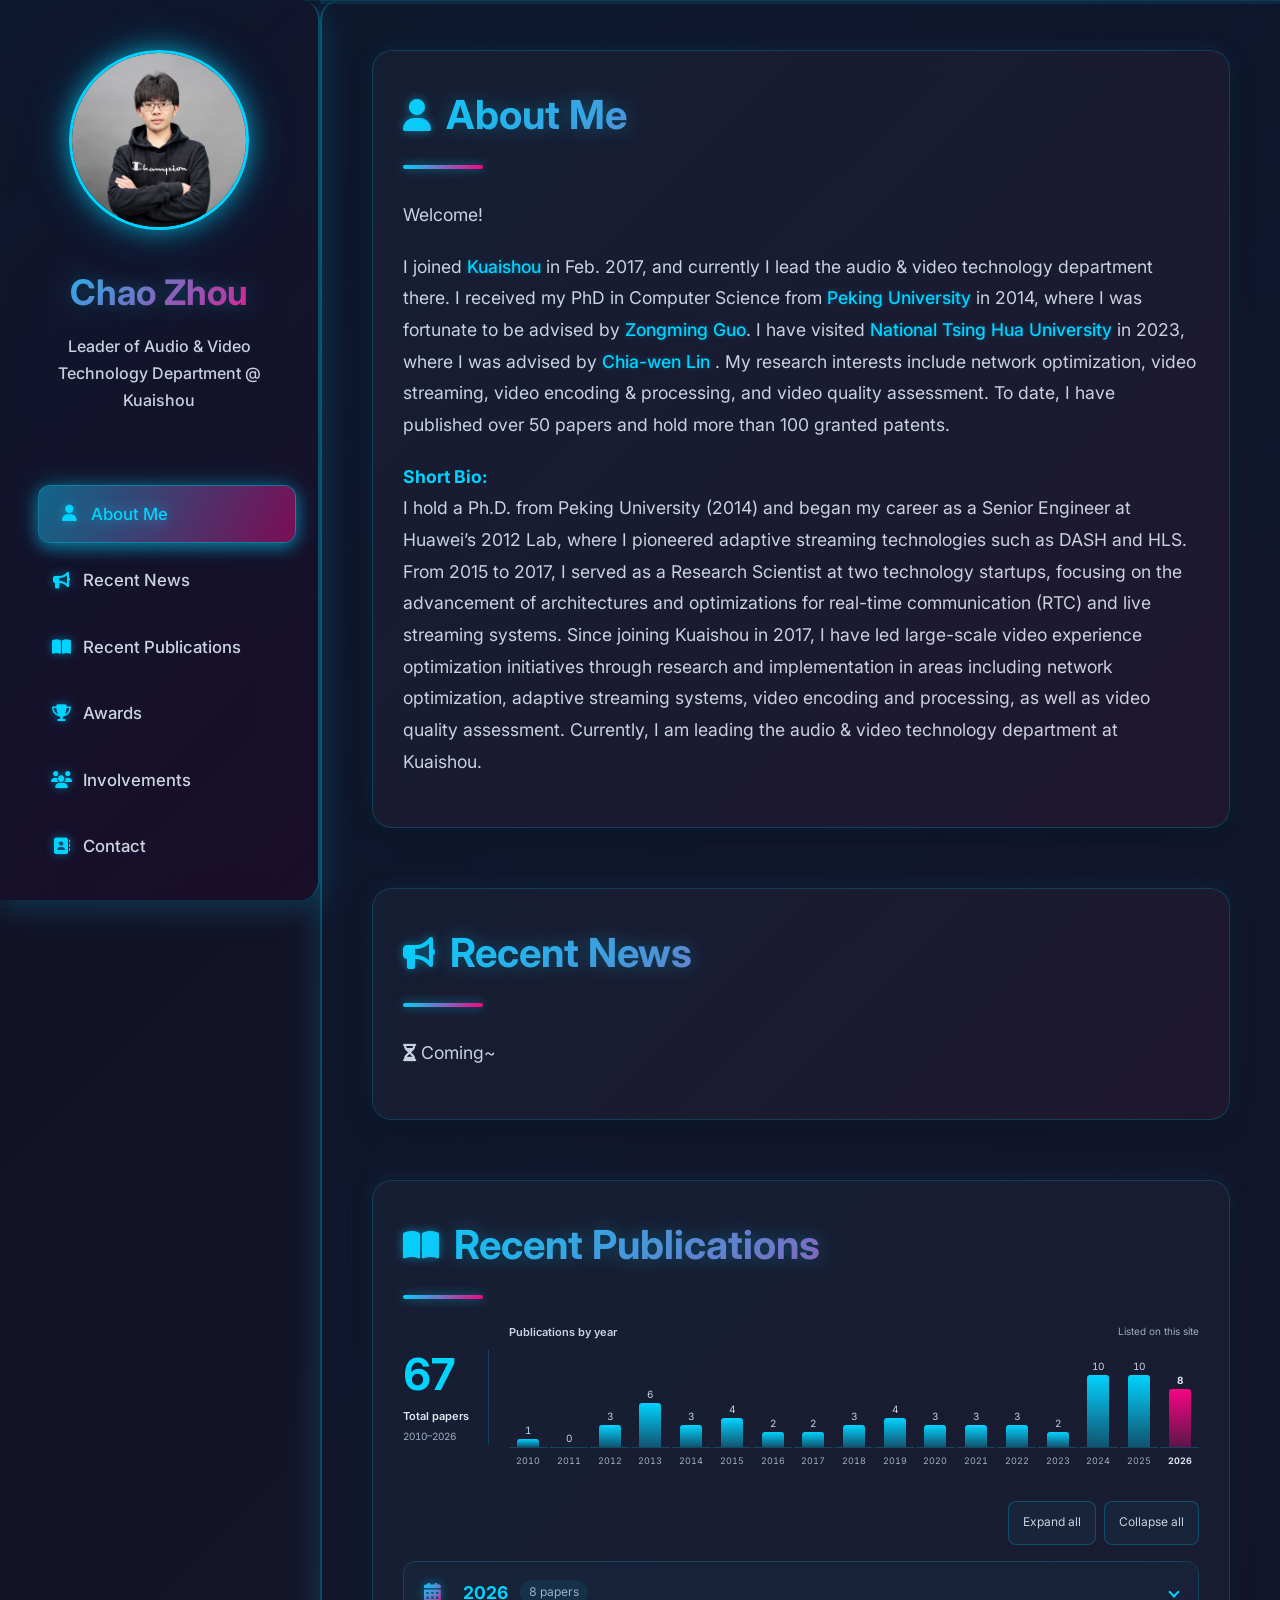
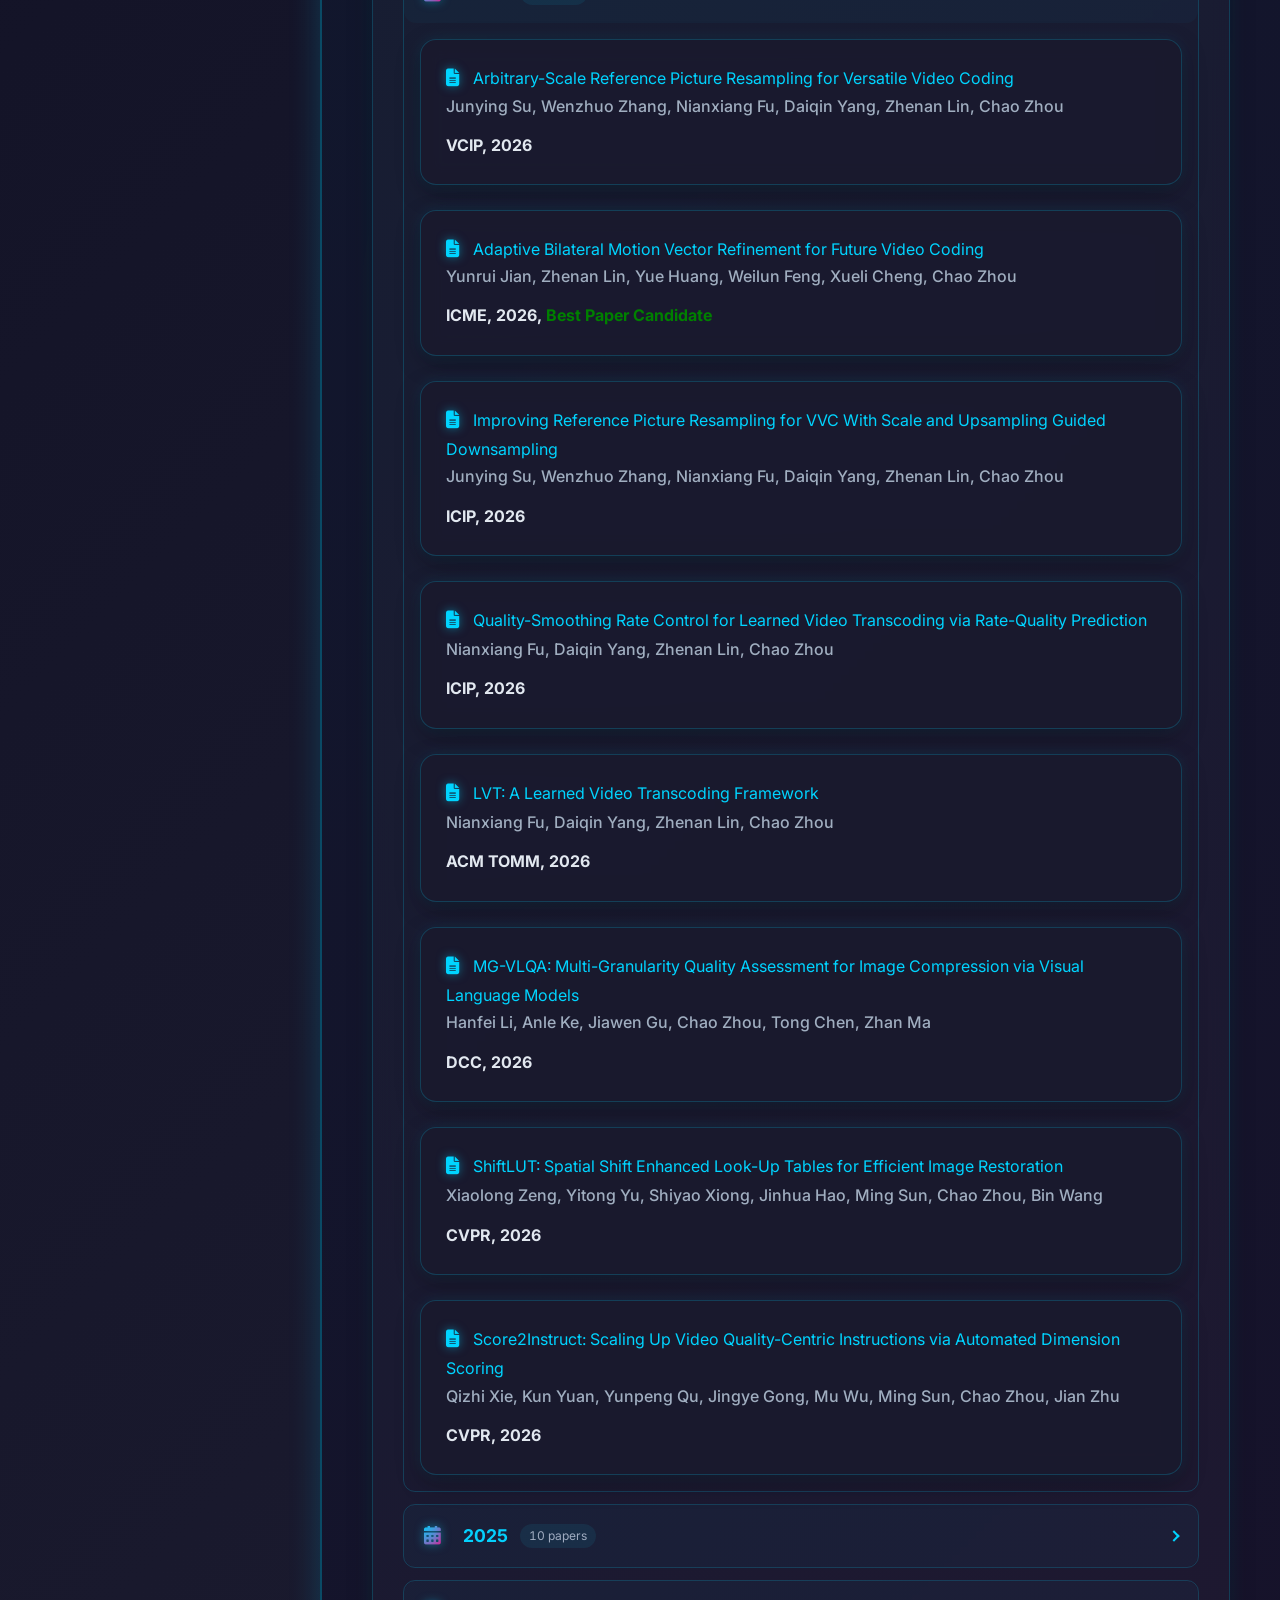
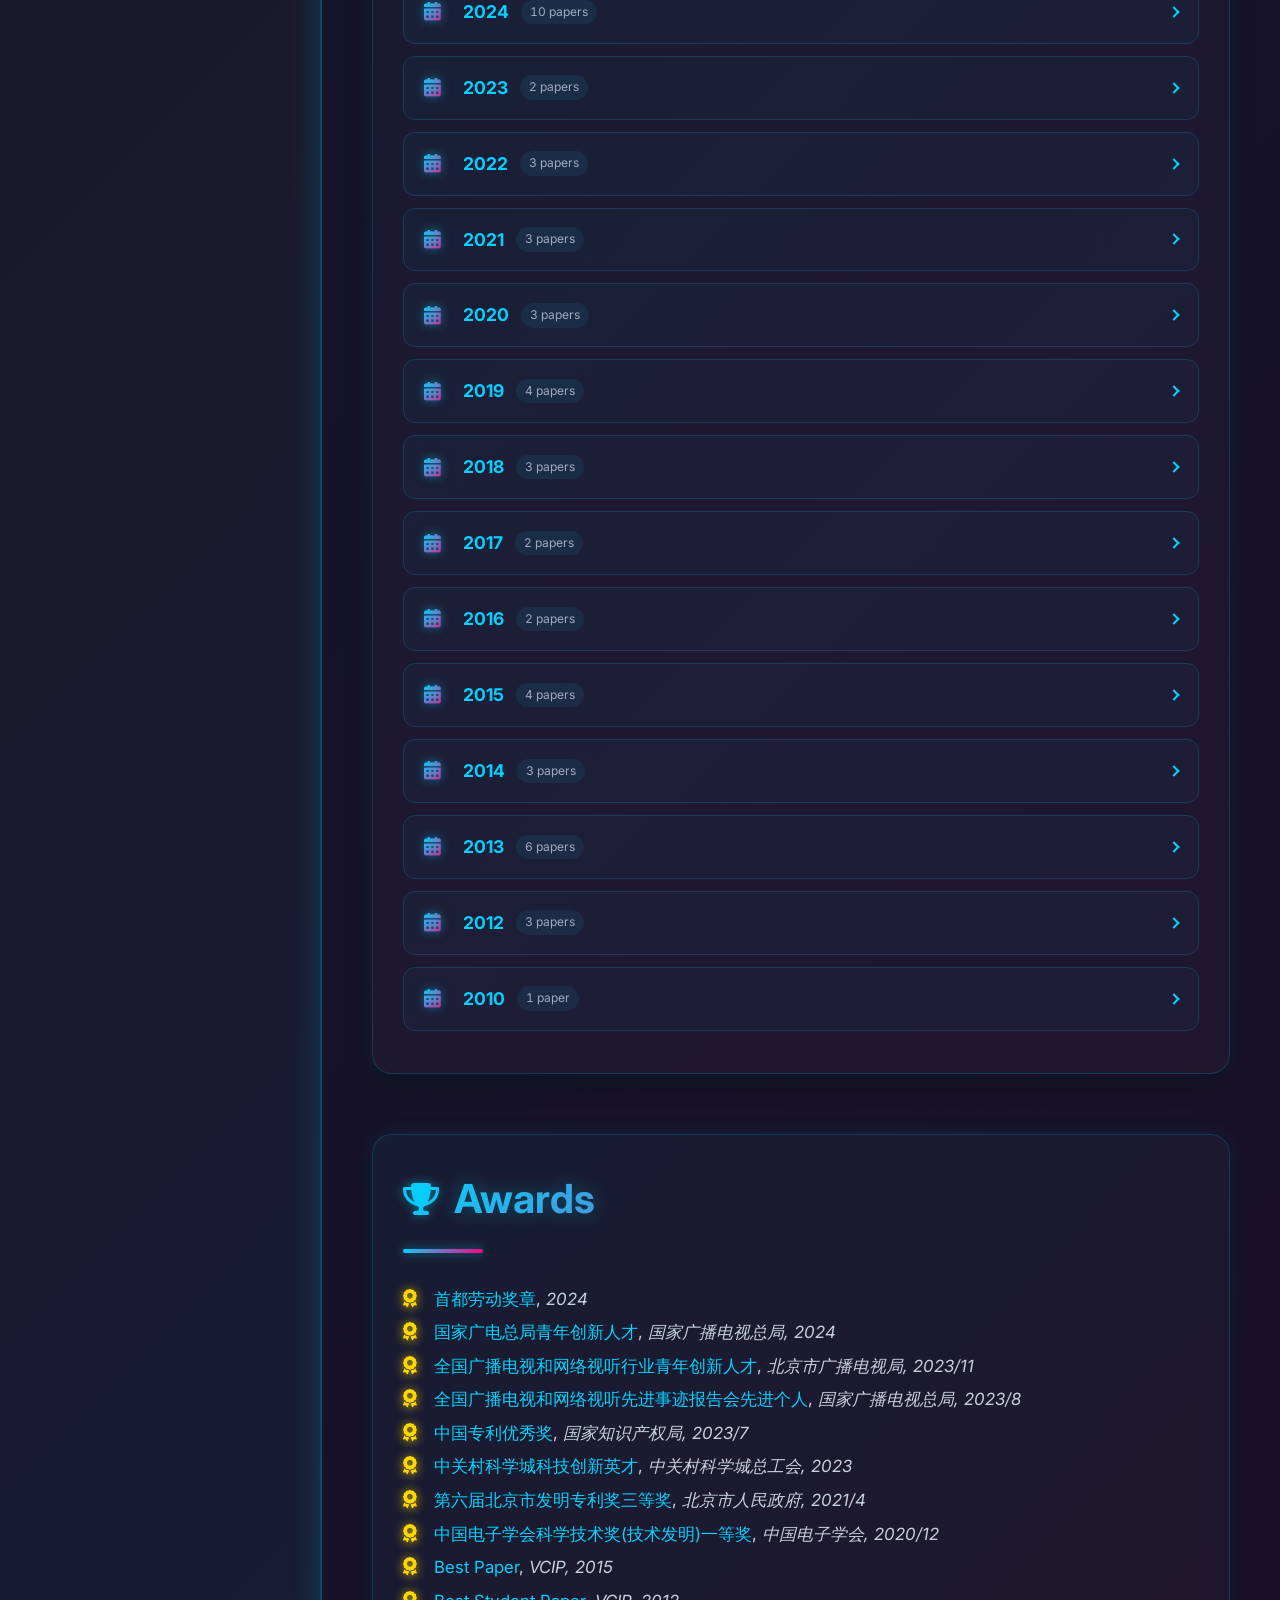
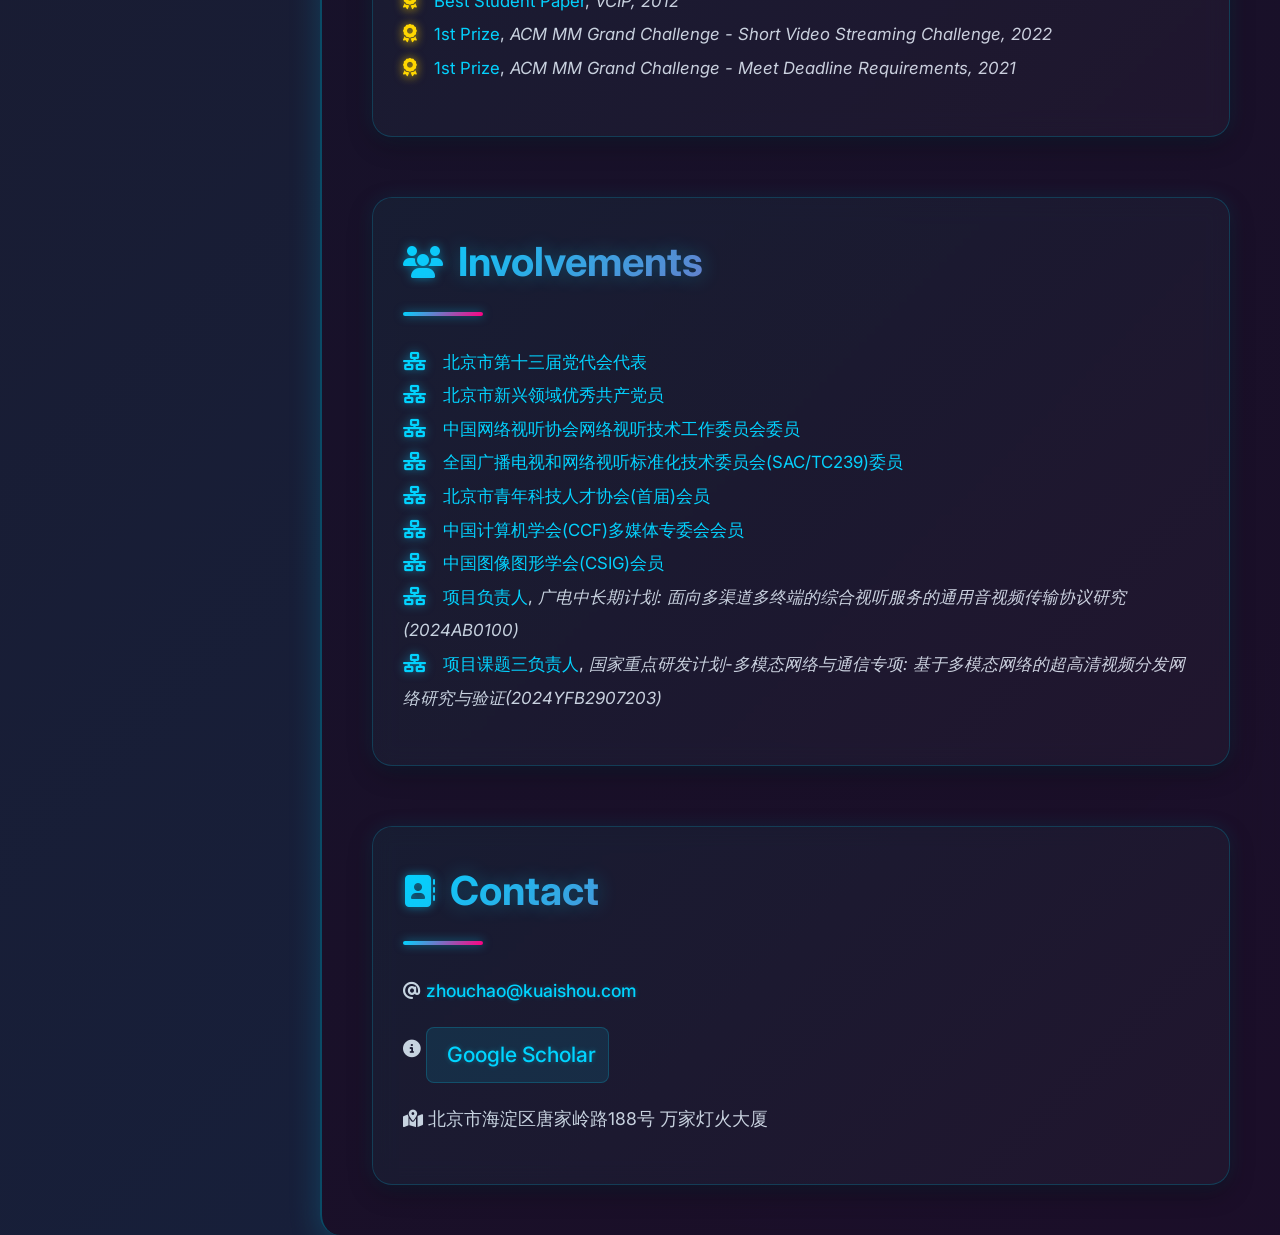
<file: index.html>
<!DOCTYPE html>
<html lang="zh-CN">
<head>
    <meta charset="UTF-8">
    <meta name="viewport" content="width=device-width, initial-scale=1.0">
    <title>ZhouChao-Homepage</title>
    <link rel="preconnect" href="https://fonts.googleapis.com">
    <link rel="preconnect" href="https://fonts.gstatic.com" crossorigin>
    <link href="https://fonts.googleapis.com/css2?family=Inter:wght@300;400;500;600;700&display=swap" rel="stylesheet">
    <link rel="stylesheet" href="style.css">
    <link rel="stylesheet" href="publication-stats.css">
    <script src="publication-stats.js" defer></script>
    <link rel="stylesheet" href="publication-years.css">
    <script src="publication-years.js" defer></script>
    <link rel="stylesheet" href="https://cdnjs.cloudflare.com/ajax/libs/font-awesome/6.5.1/css/all.min.css" integrity="sha512-DTOQO9RWCH3ppGqcWaEA1BIZOC6xxalwEsw9c2QQeAIftl+Vegovlnee1c9QX4TctnWMn13TZye+giMm8e2LwA==" crossorigin="anonymous" referrerpolicy="no-referrer" />
</head>
<body>
    <!-- 粒子背景容器 -->
    <div class="particles-container" id="particlesContainer"></div>
    
    <!-- 滚动进度指示器 -->
    <div class="scroll-indicator">
        <div class="scroll-progress" id="scrollProgress"></div>
    </div>
    
    <div class="container">
        <aside class="sidebar">
            <div class="profile">
                <a href="private.html" title=""><img src="zhouchao.png" alt="个人头像" class="profile-img"></a>
                <h1>Chao Zhou</h1>
                <p>Leader of Audio & Video Technology Department @ Kuaishou</p>
                <!--
                <p><i class="fas fa-building"></i> [所属机构]</p>
                <p><a href="mailto:[邮箱地址]" style="color: #ccc;"><i class="fas fa-envelope"></i> [邮箱地址]</a></p>
                -->
            </div>
            <nav class="navigation">
                <ul>
                    <li><a href="#about"><i class="fas fa-user"></i> About Me</a></li>
                    <li><a href="#news"><i class="fas fa-bullhorn"></i> Recent News</a></li>
                    <li><a href="#publications"><i class="fas fa-book-open"></i> Recent Publications </a></li>
                <!--    <li><a href="#projects"><i class="fas fa-project-diagram"></i> Awards</a></li>
                    <li><a href="#teaching"><i class="fas fa-chalkboard-teacher"></i> 教学经历</a></li> -->
                    <li><a href="#awards"><i class="fas fa-trophy"></i> Awards</a></li>
                    <li><a href="#involvements"><i class="fas fa-users"></i> Involvements</a></li>
                    <li><a href="#contact"><i class="fas fa-address-book"></i> Contact</a></li>
                </ul>
            </nav>
        </aside>
        <main class="content">
            <section id="about" class="content-section">
                <h2><i class="fas fa-user"></i> About Me</h2>
                <p>Welcome! </p>
                <p>I joined <a href = "https://www.kuaishou.com/?isHome=1"> Kuaishou </a> in Feb. 2017, and currently I lead the audio & video technology department there. I received my PhD in Computer Science from <a href = "https://www.pku.edu.cn/">Peking University</a> in 2014, where I was fortunate to be advised by <a href = "https://www.icst.pku.edu.cn/xztd/xztd_01/1222623.htm">Zongming Guo</a>. I have  visited <a href = "https://www.nthu.edu.tw/"> National Tsing Hua University </a> in 2023, where I was advised by <a href = "https://www.ee.nthu.edu.tw/cwlin/">Chia-wen Lin </a>. My research interests include network optimization, video streaming, video encoding & processing, and video quality assessment. To date, I have published over 50 papers and hold more than 100 granted patents.</p>
                <p><strong><font color="#00d4ff"> Short Bio: </font></strong> <br>
                I hold a Ph.D. from Peking University (2014) and began my career as a Senior Engineer at Huawei’s 2012 Lab, where I pioneered adaptive streaming technologies such as DASH and HLS. From 2015 to 2017, I served as a Research Scientist at two technology startups, focusing on the advancement of architectures and optimizations for real-time communication (RTC) and live streaming systems. Since joining Kuaishou in 2017, I have led large-scale video experience optimization initiatives through research and implementation in areas including network optimization, adaptive streaming systems, video encoding and processing, as well as video quality assessment. Currently, I am leading the audio & video technology department at Kuaishou.</p>
            </section>
<!--
            <section id="research" class="content-section">
                <h2><i class="fas fa-microscope"></i> Research Interests </h2>
                <p> video streaming, network systems, video coding, video processing, 。</p>
            </section>
-->
            <section id="news" class="content-section">
                <h2><i class="fas fa-bullhorn"></i> Recent News </h2>
                <div class="news-item">
                    <p><i class="fas fa-hourglass-half"></i> Coming~</p>
                </div>
            </section>
            <section id="publications" class="content-section card-section">
                <div class="publications-header">
                    <h2><i class="fas fa-book-open"></i> Recent Publications</h2>
                    <div class="publication-stats" id="publicationStats" role="group" aria-label="Publication statistics" hidden>
                        <div class="publication-total">
                            <span class="publication-total-count" id="publicationTotal"></span>
                            <span class="publication-total-label">Total papers</span>
                            <span class="publication-year-range" id="publicationYearRange"></span>
                        </div>
                        <figure class="publication-timeline">
                            <figcaption>Publications by year <span>Listed on this site</span></figcaption>
                            <div class="publication-chart-scroll" tabindex="0" role="region" aria-label="Annual publication counts; scroll horizontally on small screens">
                                <ol class="publication-bars" id="publicationBars" aria-label="Number of papers per year"></ol>
                            </div>
                        </figure>
                    </div>
                </div>
                
                <i class="fas fa-calendar-days"></i> <strong> <font color="#00d4ff"> 2026 </font></strong>
                <div class="publication-item card">
                    <i class="fas fa-file-alt"></i>
                    <font color="#00d4ff"> Arbitrary-Scale Reference Picture Resampling for Versatile Video Coding </font> <br>
                    <em>Junying Su, Wenzhuo Zhang, Nianxiang Fu, Daiqin Yang, Zhenan Lin, Chao Zhou </em>
                    <strong>VCIP, 2026</strong>
                </div>

                <div class="publication-item card">
                    <i class="fas fa-file-alt"></i>
                    <font color="#00d4ff"> Adaptive Bilateral Motion Vector Refinement for Future Video Coding </font> <br>
                    <em>Yunrui Jian, Zhenan Lin, Yue Huang, Weilun Feng, Xueli Cheng, Chao Zhou </em>
                    <strong>ICME, 2026, <font color=Green>Best Paper Candidate</font></strong>
                </div>

                <div class="publication-item card">
                    <a href="https://ieeexplore.ieee.org/document/11630207" target="_blank"> <i class="fas fa-file-alt"></i> </a>
                    <font color="#00d4ff"> Improving Reference Picture Resampling for VVC With Scale and Upsampling Guided Downsampling </font> <br>
                    <em>Junying Su, Wenzhuo Zhang, Nianxiang Fu, Daiqin Yang, Zhenan Lin, Chao Zhou </em>
                    <strong>ICIP, 2026</strong>
                </div>

                <div class="publication-item card">
                    <a href="https://ieeexplore.ieee.org/document/11629887" target="_blank"> <i class="fas fa-file-alt"></i> </a>
                    <font color="#00d4ff"> Quality-Smoothing Rate Control for Learned Video Transcoding via Rate-Quality Prediction </font> <br>
                    <em>Nianxiang Fu, Daiqin Yang, Zhenan Lin, Chao Zhou </em>
                    <strong>ICIP, 2026</strong>
                </div>

                <div class="publication-item card">
                    <a href="https://dl.acm.org/doi/10.1145/3820890" target="_blank"> <i class="fas fa-file-alt"></i> </a>
                    <font color="#00d4ff"> LVT: A Learned Video Transcoding Framework </font> <br>
                    <em>Nianxiang Fu, Daiqin Yang, Zhenan Lin, Chao Zhou </em>
                    <strong>ACM TOMM, 2026</strong>
                </div>

                <div class="publication-item card">
                    <a href="https://ieeexplore.ieee.org/document/11510448" target="_blank"> <i class="fas fa-file-alt"></i> </a>
                    <font color="#00d4ff"> MG-VLQA: Multi-Granularity Quality Assessment for Image Compression via Visual Language Models </font> <br>
                    <em>Hanfei Li, Anle Ke, Jiawen Gu, Chao Zhou, Tong Chen, Zhan Ma </em>
                    <strong>DCC, 2026</strong>
                </div>

                <div class="publication-item card">
                    <a href="https://arxiv.org/abs/2603.00906" target="_blank"> <i class="fas fa-file-alt"></i> </a> 
                    <font color="#00d4ff"> ShiftLUT: Spatial Shift Enhanced Look-Up Tables for Efficient Image Restoration </font> </a> <br>
                    <em>Xiaolong Zeng, Yitong Yu, Shiyao Xiong, Jinhua Hao, Ming Sun, Chao Zhou, Bin Wang </em>
                    <strong>CVPR, 2026</strong>
                </div>

                <div class="publication-item card">
                    <a href="https://arxiv.org/abs/2506.21011" target="_blank"> <i class="fas fa-file-alt"></i> </a> 
                    <font color="#00d4ff"> Score2Instruct: Scaling Up Video Quality-Centric Instructions via Automated Dimension Scoring </font> </a> <br>
                    <em>Qizhi Xie, Kun Yuan, Yunpeng Qu, Jingye Gong, Mu Wu, Ming Sun, Chao Zhou, Jian Zhu </em>
                    <strong>CVPR, 2026</strong>
                </div>

                <i class="fas fa-calendar-days"></i> <strong> <font color="#00d4ff"> 2025 </font></strong>
                <div class="publication-item card">
                    <a href="https://arxiv.org/abs/2511.08938" target="_blank"> <i class="fas fa-file-alt"></i> </a> 
                    <font color="#00d4ff"> Neural B-frame Video Compression with Bi-directional Reference Harmonization </font> </a> <br>
                    <em>Yuqi Liu, Shuai Huo, Jiawen Gu, Chao Zhou, Huihui Bai, Ming Lu, Zhan Ma </em>
                    <strong>NeurIPS, 2025</strong>
                </div>

                <div class="publication-item card">
                    <a href="https://ieeexplore.ieee.org/document/11134514/" target="_blank"> <i class="fas fa-file-alt"></i> </a> 
                    <font color="#00d4ff"> Deep Network-Based Adaptive Quantization for Practical Video Coding </font> </a> <br>
                    <em>Shuai Huo, Hewei Liu, Jiawen Gu, Dengchao Jin, Meng Lei, Bo Huang, Chao Zhou </em>
                    <strong>IEEE TCSVT, 2025</strong>
                </div>

                <div class="publication-item card">
                    <a href="#" target="_blank"> <i class="fas fa-file-alt"></i> </a> 
                    <font color="#00d4ff"> Towards User-level QoE: Large-scale Practice in Personalized Optimization of Adaptive Video Streaming </font> </a> <br>
                    <em>Lianchen Jia, Chao Zhou, Chaoyang Li, Jiangchuan Liu, Lifeng Sun </em>
                    <strong>SIGCOMM, 2025</strong>
                </div>

                <div class="publication-item card">
                    <a href="https://arxiv.org/pdf/2503.10259" target="_blank"> <i class="fas fa-file-alt"></i> </a> 
                    <font color="#00d4ff"> KVQ: Boosting Video Quality Assessment via Saliency-guided Local Perception </font> </a> <br>
                    <em>Yunpeng Qu, Kun Yuan, Qizhi Xie, Ming Sun, Chao Zhou, Jian Wang </em>
                    <strong>CVPR, 2025</strong>
                </div>

                <div class="publication-item card">
                    <a href="#" target="_blank"> <i class="fas fa-file-alt"></i> </a> 
                    <font color="#00d4ff"> Accelerating Diffusion-based Super-Resolution with Dynamic Time-Spatial Sampling </font> </a> <br>
                    <em>Rui Qin, Qijie Wang, Ming Sun, Haowei Zhu, Chao Zhou, Bin Wang </em>
                    <strong>IJCAI, 2025</strong>
                </div>

                <div class="publication-item card">
                    <a href="#" target="_blank"> <i class="fas fa-file-alt"></i> </a> 
                    <font color="#00d4ff"> Visual Autoregressive Modeling for Image Super-Resolution </font> </a> <br>
                    <em>Yunpeng Qu, Kun Yuan, Jinhua Hao, Kai Zhao, Qizhi Xie, Ming Sun , Chao Zhou </em>
                    <strong>ICML, 2025</strong>
                </div>

                <div class="publication-item card">
                    <a href="#" target="_blank"> <i class="fas fa-file-alt"></i> </a>
                    <font color="#00d4ff">Ultra Lowrate Image Compression with Semantic Residual Coding and Compression-aware Diffusion </font> </a> <br>
                    <em>Anle Ke, Xu Zhang, Tong Chen, Ming Lu, Chao Zhou, Jiawen Gu, Zhan Ma </em>
                    <strong>ICML, 2025</strong>
                </div>

                <div class="publication-item card">
                    <a href="#" target="_blank"> <i class="fas fa-file-alt"></i> </a>
                    <font color="#00d4ff"> Content-Aware Motion Compensated Temporal Filter for Video Coding </font> </a> <br>
                    <em>Yunrui Jian, Yi Xue, Yue Huang, Meng Lei, Weilun Feng, Zhenan Lin†, Chao Zhou </em>
                    <strong>DCC, 2025</strong>
                </div>

                <div class="publication-item card">
                    <a href="#" target="_blank"> <i class="fas fa-file-alt"></i> </a>
                    <font color="#00d4ff"> Deep Adaptive Quantization for Practical Video Compression </font> </a> <br>
                    <em>Shuai Huo, Hewei Liu, Jiawen Gu, Dengchao Jin, Meng Lei, Bo Huang, Chao Zhou </em>
                    <strong>DCC, 2025</strong>
                </div>

                <div class="publication-item card">
                    <a href="https://arxiv.org/abs/2412.13508" target="_blank"> <i class="fas fa-file-alt"></i> </a> 
                    <font color="#00d4ff"> Plug-and-Play Tri-Branch Invertible Block for Image Rescaling </font> </a> <br>
                    <em>Jingwei Bao, Jinhua Hao, Pengcheng Xu, Ming Sun, Chao Zhou, Shuyuan Zhu </em>
                    <strong>AAAI, 2025</strong>
                </div>


                <i class="fas fa-calendar-days"></i> <strong> <font color="#00d4ff"> 2024 </font></strong>
                <div class="publication-item card">
                    <a href="https://dl.acm.org/doi/pdf/10.1145/3589334.3645338" target="_blank"> <i class="fas fa-file-alt"></i> </a> 
                    <font color="#00d4ff"> Meet challenges of RTT Jitter, A Hybrid Internet Congestion Control Algorithm </font> </a> <br>
                    <em>Lianchen Jia, Chao Zhou, Tianchi Huang, Chaoyang Li, Lifeng Sun </em>
                    <strong>WWW, 2024</strong>
                </div>

                <div class="publication-item card">
                    <a href="https://ieeexplore.ieee.org/document/10621126" target="_blank"> <i class="fas fa-file-alt"></i>  </a>  <font color="#00d4ff"> Dancing with Shackles, Meet the Challenge of Industrial Adaptive Streaming via Offline Reinforcement Learning </font> <br>
                    <em>Lianchen Jia, Chao Zhou, Tianchi Huang, Chaoyang Li, Lifeng Sun </em>
                        <strong>INFOCOM，2024</strong>
                </div>
                <div class="publication-item card">
                    <a href="https://dl.acm.org/doi/pdf/10.1145/3664647.3680721" target="_blank"> <i class="fas fa-file-alt"></i> </a> 
                    <font color="#00d4ff"> QPT-V2: Masked Image Modeling Advances Visual Scoring </font> </a> <br>
                    <em>Qizhi Xie, Kun Yuan, Yunpeng Qu, Mingda Wu, Ming Sun, Chao Zhou, Jihong Zhu </em>
                    <strong>MM, 2024</strong>
                </div>

                <div class="publication-item card">
                    <a href="https://link.springer.com/chapter/10.1007/978-3-031-72670-5_3" target="_blank"> <i class="fas fa-file-alt"></i> </a> 
                    <font color="#00d4ff"> OAPT: Offset-Aware Partition Transformer for Double JPEG Artifacts Removal </font> </a> <br>
                    <em>Qiao Mo, Yukang Ding, Jinhua Hao, Qiang Zhu, Ming Sun, Chao Zhou, Feiyu Chen, Shuyuan Zhu </em>
                    <strong>ECCV, 2024</strong>
                </div>

                <div class="publication-item card">
                    <a href="https://link.springer.com/chapter/10.1007/978-3-031-73390-1_4" target="_blank"> <i class="fas fa-file-alt"></i> </a> 
                    <font color="#00d4ff"> A New Dataset and Framework for Real-World Blurred Images Super-Resolution </font> </a> <br>
                    <em>Rui Qin, Ming Sun, Chao Zhou, Bin Wang </em>
                    <strong>ECCV, 2024</strong>
                </div>
                <div class="publication-item card">
                    <a href="https://link.springer.com/chapter/10.1007/978-3-031-73247-8_17" target="_blank"> <i class="fas fa-file-alt"></i> </a> 
                    <font color="#00d4ff"> Xpsr: Cross-modal priors for diffusion-based image super-resolution </font> </a> <br>
                    <em>Yunpeng Qu, Kun Yuan, Kai Zhao, Qizhi Xie, Jinhua Hao, Ming Sun, Chao Zhou </em>
                    <strong>ECCV, 2024</strong>
                </div>


                <div class="publication-item card">
                    <a href="https://ieeexplore.ieee.org/abstract/document/10533791" target="_blank"> <i class="fas fa-file-alt"></i> </a> 
                    <font color="#00d4ff"> Asymmetric Motion Vector Refinement for Future Video Coding </font> </a> <br>
                    <em>Shuai Huo, Hewei Liu, Jiawen Gu, Dengchao Jin, Meng Lei, Bo Huang, Chao Zhou </em>
                    <strong>DCC, 2024</strong>
                </div>

                <div class="publication-item card">
                    <a href="https://openaccess.thecvf.com/content/CVPR2024/papers/Lu_KVQ_Kwai_Video_Quality_Assessment_for_Short-form_Videos_CVPR_2024_paper.pdf" target="_blank"> <i class="fas fa-file-alt"></i> </a>
                    <font color="#00d4ff"> KVQ: Kaleidoscope video quality assessment for short-form videos </font> </a> <br>
                    <em>Yiting Lu, Xin Li, Yajing Pei, Kun Yuan, Qizhi Xie, Yunpeng Qu, Ming Sun, Chao Zhou, Zhibo Chen </em>
                    <strong>CVPR, 2024</strong>
                </div>

                <div class="publication-item card">
                    <a href="https://openaccess.thecvf.com/content/CVPR2024/papers/Yuan_PTM-VQA_Efficient_Video_Quality_Assessment_Leveraging_Diverse_PreTrained_Models_from_CVPR_2024_paper.pdf" target="_blank"> <i class="fas fa-file-alt"></i> </a> 
                    <font color="#00d4ff"> PTM-VQA: efficient video quality assessment leveraging diverse pretrained models from the wild </font> </a> <br>
                    <em>Kun Yuan, Hongbo Liu, Mading Li, Muyi Sun, Ming Sun, Jiachao Gong, Jinhua Hao, Chao Zhou, Yansong Tang </em>
                    <strong>CVPR, 2024</strong>
                </div>

                <div class="publication-item card">
                    <a href="https://openaccess.thecvf.com/content/CVPR2024/papers/Zhu_CPGA_Coding_Priors-Guided_Aggregation_Network_for_Compressed_Video_Quality_Enhancement_CVPR_2024_paper.pdf" target="_blank"> <i class="fas fa-file-alt"></i> </a> 
                    <font color="#00d4ff"> CPGA: Coding priors-guided aggregation network for compressed video quality enhancement </font> </a> <br>
                    <em>Qiang Zhu, Jinhua Hao, Yukang Ding, Yu Liu, Qiao Mo, Ming Sun, Chao Zhou, Shuyuan Zhu </em>
                    <strong>CVPR, 2024</strong>
                </div>

                <i class="fas fa-calendar-days"></i> <strong> <font color="#00d4ff"> 2023 </font></strong>
                <div class="publication-item card">
                    <a href="https://ieeexplore.ieee.org/abstract/document/10229002" target="_blank"> <i class="fas fa-file-alt"></i> </a>
                    <font color="#00d4ff"> Buffer awareness neural adaptive video streaming for avoiding extra buffer consumption </font> </a> <br>
                    <em>Tianchi Huang, Chao Zhou, Rui-Xiao Zhang, Chenglei Wu, Lifeng Sun </em>
                        <strong>INFOCOM, 2023</strong>
                </div>

                <div class="publication-item card">
                    <a href="https://ieeexplore.ieee.org/abstract/document/10228995" target="_blank"> <i class="fas fa-file-alt"></i> </a> 
                    <font color="#00d4ff"> Rdladder: Resolution-duration ladder for vbr-encoded videos via imitation learning </font> </a> <br>
                    <em>Lianchen Jia, Chao Zhou, Tianchi Huang, Chaoyang Li, Lifeng Sun </em>
                    <strong>INFOCOM, 2023</strong>
                </div>
                <i class="fas fa-calendar-days"></i> <strong> <font color="#00d4ff"> 2022 </font></strong>
                <div class="publication-item card">
                    <a href="https://dl.acm.org/doi/pdf/10.1145/3503161.3548436" target="_blank"> <i class="fas fa-file-alt"></i> </a> 
                    <font color="#00d4ff"> Learned internet congestion control for short video uploading </font> </a> <br>
                    <em>Tianchi Huang, Chao Zhou, Lianchen Jia, Rui-Xiao Zhang, Lifeng Sun </em>
                    <strong>MM, 2022</strong>
                </div>

                <div class="publication-item card">
                    <a href="https://dl.acm.org/doi/abs/10.1145/3503161.3551571" target="_blank"> <i class="fas fa-file-alt"></i> </a> 
                    <font color="#00d4ff"> PDAS: Probability-driven adaptive streaming for short video </font> </a> <br>
                    <em>Chao Zhou, Yixuan Ban, Yangchao Zhao, Liang Guo, Bing Yu </em>
                    <strong>MM, 2022, <font color=Green>1st Prize</font></strong>
                </div>

                <div class="publication-item card">
                    <a href="https://ieeexplore.ieee.org/abstract/document/9796516" target="_blank"> <i class="fas fa-file-alt"></i> </a> 
                    <font color="#00d4ff"> Learning tailored adaptive bitrate algorithms to heterogeneous network conditions: A domain-specific priors and meta-reinforcement learning approach </font> </a> <br>
                    <em>Tianchi Huang, Chao Zhou, Rui-Xiao Zhang, Chenglei Wu, Lifeng Sun </em>
                    <strong>JSAC, 2022</strong>
                </div>




                <i class="fas fa-calendar-days"></i> <strong> <font color="#00d4ff"> 2021 </font></strong>
                <div class="publication-item card">
                    <a href="https://dl.acm.org/doi/abs/10.1145/3474085.3479208" target="_blank"> <i class="fas fa-file-alt"></i> </a> 
                    <font color="#00d4ff"> Deadline and priority-aware congestion control for delay-sensitive multimedia streaming </font> </a> <br>
                    <em>Chao Zhou, Wenjun Wu, Dan Yang, Tianchi Huang, Liang Guo, Bing Yu </em>
                    <strong>MM, 2021, <font color=Green>1st Prize</font></strong>
                </div>

                <div class="publication-item card">
                    <a href="https://ieeexplore.ieee.org/abstract/document/9334431" target="_blank"> <i class="fas fa-file-alt"></i> </a> 
                    <font color="#00d4ff"> Practically deploying heavyweight adaptive bitrate algorithms with teacher-student learning </font> </a> <br>
                    <em>Zili Meng, Yaning Guo, Yixin Shen, Jing Chen, Chao Zhou, Minhu Wang, Jia Zhang, Mingwei Xu, Chen Sun, Hongxin Hu </em>
                    <strong>TON, 2021</strong>
                </div>

                <div class="publication-item card">
                    <a href="https://ieeexplore.ieee.org/abstract/document/9312489" target="_blank"> <i class="fas fa-file-alt"></i> </a>
                    <font color="#00d4ff"> Cratus: A lightweight and robust approach for mobile live streaming </font> </a> <br>
                    <em>Bo Wang, Mingwei Xu, Fengyuan Ren, Chao Zhou, Jianping Wu </em>
                    <strong>TMC, 2021</strong>
                </div>
            

                <i class="fas fa-calendar-days"></i> <strong> <font color="#00d4ff"> 2020 </font></strong>
                <div class="publication-item card">
                    <a href="https://ieeexplore.ieee.org/abstract/document/9155411" target="_blank"> <i class="fas fa-file-alt"></i> </a> 
                    <font color="#00d4ff"> Stick: A harmonious fusion of buffer-based and learning-based approach for adaptive streaming </font> </a> <br>
                    <em>Tianchi Huang, Chao Zhou, Rui-Xiao Zhang, Chenglei Wu, Xin Yao, Lifeng Sun </em>
                    <strong>INFOCOM, 2020</strong>
                </div>

                <div class="publication-item card">
                    <a href="https://ieeexplore.ieee.org/abstract/document/9109427" target="_blank"> <i class="fas fa-file-alt"></i> </a> 
                    <font color="#00d4ff"> Quality-aware neural adaptive video streaming with lifelong imitation learning </font> </a> <br>
                    <em>Tianchi Huang, Chao Zhou, Xin Yao, Rui-Xiao Zhang, Chenglei Wu, Bing Yu, Lifeng Sun </em>
                    <strong>JSAC, 2020</strong>
                </div>

                <div class="publication-item card">
                    <a href="https://ieeexplore.ieee.org/abstract/document/9190683" target="_blank"> <i class="fas fa-file-alt"></i> </a>
                    <font color="#00d4ff"> High efficiency live video streaming with frame dropping </font> </a> <br>
                    <em>Yunlong Li, Shanshe Wang, Xinfeng Zhang, Chao Zhou, Siwei Ma </em>
                    <strong>ICIP, 2020</strong>
                </div>

                <i class="fas fa-calendar-days"></i> <strong> <font color="#00d4ff"> 2010~2019 </font></strong>
                <div class="publication-item card">
                    <a href="https://dl.acm.org/doi/abs/10.1145/3338533.3366606" target="_blank"> <i class="fas fa-file-alt"></i> </a>
                    <font color="#00d4ff"> Generalizing rate control strategies for realtime video streaming via learning from deep learning </font> </a> <br>
                    <em>Tianchi Huang, Rui-Xiao Zhang, Chenglei Wu, Xin Yao, Chao Zhou, Bing Yu, Lifeng Sun</em>
                    <strong>MM in Asia, 2019</strong>
                </div>

                <div class="publication-item card">
                    <a href="https://arxiv.org/pdf/1908.02270" target="_blank"> <i class="fas fa-file-alt"></i> </a>
                    <font color="#00d4ff"> Comyco: Quality-aware adaptive video streaming via imitation learning </font> </a> <br>
                    <em>Tianchi Huang, Chao Zhou, Rui-Xiao Zhang, Chenglei Wu, Xin Yao, Lifeng Sun </em>
                    <strong>MM, 2019</strong>
                </div>

                <div class="publication-item card">
                    <a href="https://ieeexplore.ieee.org/abstract/document/8825559" target="_blank"> <i class="fas fa-file-alt"></i> </a> 
                    <font color="#00d4ff"> Improving the performance of online bitrate adaptation with multi-step prediction over cellular networks </font> </a> <br>
                    <em>Bo Wang, Fengyuan Ren, Jiahai Yang, Chao Zhou </em>
                    <strong>TMC, 2019</strong>
                </div>
                <div class="publication-item card">
                    <a href="https://ieeexplore.ieee.org/abstract/document/8784800" target="_blank"> <i class="fas fa-file-alt"></i> </a> 
                    <font color="#00d4ff"> Hybrid control-based ABR: Towards low-delay live streaming </font> </a> <br>
                    <em>Bo Wang, Fengyuan Ren, Chao Zhou </em>
                    <strong>ICME, 2019</strong>
                </div>
                <div class="publication-item card">
                    <a href="https://ieeexplore.ieee.org/abstract/document/8698706" target="_blank"> <i class="fas fa-file-alt"></i> </a> 
                    <font color="#00d4ff"> A statistical-based rate adaptation approach for short video service </font> </a> <br>
                    <em>Chao Zhou, Shucheng Zhong, Yufeng Geng, Bing Yu </em>
                    <strong>VCIP, 2018</strong>
                </div>

                <div class="publication-item card">
                    <a href="https://arxiv.org/pdf/1805.02482" target="_blank"> <i class="fas fa-file-alt"></i> </a> 
                    <font color="#00d4ff"> QARC: Video quality aware rate control for real-time video streaming based on deep reinforcement learning </font> </a> <br>
                    <em>Tianchi Huang, Rui-Xiao Zhang, Chao Zhou, Lifeng Sun </em>
                    <strong>MM, 2018</strong>
                </div>

                <div class="publication-item card">
                    <a href="https://arxiv.org/pdf/1805.00619" target="_blank"> <i class="fas fa-file-alt"></i> </a>
                    <font color="#00d4ff"> Delay-constrained rate control for real-time video streaming with bounded neural network </font> </a> <br>
                    <em>Tianchi Huang, Rui-Xiao Zhang, Chao Zhou, Lifeng Sun </em>
                    <strong>SIGMM workshop, 2018</strong>
                </div>

                <div class="publication-item card">
                    <a href="https://arxiv.org/pdf/1704.08535" target="_blank"> <i class="fas fa-file-alt"></i> </a>
                    <font color="#00d4ff"> TFDASH: A fairness, stability, and efficiency aware rate control approach for multiple clients over DASH </font> </a> <br>
                    <em>Chao Zhou, Chia-Wen Lin, Xinggong Zhang, Zongming Guo </em>
                    <strong>TCSVT, 2017</strong>
                </div>

                <div class="publication-item card">
                    <a href="https://www.icst.pku.edu.cn/NetVideo/docs/20201104113815651719.pdf" target="_blank"> <i class="fas fa-file-alt"></i> </a> 
                    <font color="#00d4ff"> Dynamic threshold based rate adaptation for HTTP live streaming </font> </a> <br>
                    <em>Lan Xie, Chao Zhou, Xinggong Zhang, Zongming Guo </em>
                    <strong>ISCAS, 2017</strong>
                </div>

                <div class="publication-item card">
                    <a href="https://www.ee.nthu.edu.tw/cwlin/pub/jvci_p2p_2016.pdf" target="_blank"> <i class="fas fa-file-alt"></i> </a>
                    <font color="#00d4ff"> An unequal error protection scheme for reliable peer-to-peer scalable video streaming </font> </a> <br>
                    <em>Chi-Wen Lo, Chao Zhou, Chia-Wen Lin, Yung-Chang Chen </em>
                        <strong>JVCIR, 2016</strong>
                </div>

                <div class="publication-item card">
                    <a href="https://www.ee.nthu.edu.tw/cwlin/pub/tmm_dash_2016.pdf" target="_blank"> <i class="fas fa-file-alt"></i> </a> 
                    <font color="#00d4ff"> mDASH: A Markov Decision-Based Rate Adaptation Approach for Dynamic HTTP Streaming </font> </a> <br>
                    <em>Chao Zhou, Chia-Wen Lin, Zongming Guo</em>
                    <strong>TMM, 2016</strong>
                </div>

                <div class="publication-item card">
                    <a href="https://ieeexplore.ieee.org/abstract/document/7457843" target="_blank"> <i class="fas fa-file-alt"></i> </a> 
                    <font color="#00d4ff">A Markov decision based rate adaption approach for dynamic HTTP streaming </font> </a> <br>
                    <em> Chao Zhou, Chia-Wen Lin</em>
                    <strong>VCIP, 2015, <font color=Green>Best Paper</font></strong>
                </div>
                <div class="publication-item card">
                    <a href="https://www.icst.pku.edu.cn/NetVideo/docs/20201104114136109389.pdf" target="_blank"> <i class="fas fa-file-alt"></i> </a> 
                    <font color="#00d4ff">Delay-constrained rate control for real-time video streaming over wireless networks </font> </a> <br>
                    <em>Yufeng Geng, Xinggong Zhang, Tong Niu, Chao Zhou, Zongming Guo</em>
                    <strong>VCIP, 2015</strong>
                </div>

                <div class="publication-item card">
                    <a href="https://www.icst.pku.edu.cn/netvideo/docs/20201104114027802151.pdf" target="_blank"> <i class="fas fa-file-alt"></i> </a>
                    <font color="#00d4ff"> Unequal error protection for real-time video streaming using expanding window reed-solomon code </font> </a> <br>
                    <em>Yufeng Geng, Xinggong Zhang, Chao Zhou, Zongming Guo </em>
                    <strong>VCIP, 2015</strong>
                </div>

                <div class="publication-item card">
                    <a href="https://www.icst.pku.edu.cn/netvideo/docs/20201104114111851243.pdf" target="_blank"> <i class="fas fa-file-alt"></i> </a> 
                    <font color="#00d4ff">A fairness-aware smooth rate adaptation approach for dynamic HTTP streaming </font> </a> <br>
                    <em>Li Liu, Chao Zhou, Xinggong Zhang, Zongming Guo </em>
                    <strong>ICIP, 2015</strong>
                </div>

                <div class="publication-item card">
                    <a href="https://www.icst.pku.edu.cn/netvideo/docs/20201104114500958687.pdf" target="_blank"> <i class="fas fa-file-alt"></i> </a> 
                    <font color="#00d4ff">Probabilistic chunk scheduling approach in parallel multiple-server dash </font> </a> <br>
                    <em>Li Liu, Chao Zhou, Xinggong Zhang, Zongming Guo, Cheng Li </em>
                    <strong>VCIP, 2014</strong>
                </div>

                <div class="publication-item card">
                    <a href="https://www.ee.nthu.edu.tw/cwlin/pub/tcsvt_mimo_2015.pdf" target="_blank"> <i class="fas fa-file-alt"></i> </a> 
                    <font color="#00d4ff">A novel JSCC scheme for UEP-based scalable video transmission over MIMO systems</font> </a> <br>
                    <em>Chao Zhou, Chia-Wen Lin, Xinggong Zhang, Zongming Guo </em>
                    <strong>TCSVT, 2014</strong>
                </div>

                <div class="publication-item card">
                    <a href="https://www.icst.pku.edu.cn/netvideo/docs/20201104114422917562.pdf" target="_blank"> <i class="fas fa-file-alt"></i> </a> 
                    <font color="#00d4ff">Joint multi-CDN and LT-coding for video transport over HTTP</font> </a> <br>
                    <em>Kai Tang, Chao Zhou, Xinggong Zhang, Zongming Guo</em>
                    <strong>ISCAS, 2014</strong>
                </div>
                <div class="publication-item card">
                    <a href="https://ieeexplore.ieee.org/abstract/document/6706335" target="_blank"> <i class="fas fa-file-alt"></i> </a> 
                    <font color="#00d4ff"> A control theory based rate adaption scheme for dash over multiple servers</font> </a> <br>
                    <em>Chao Zhou, Xinggong Zhang, Zongming Guo </em>
                    <strong>VCIP, 2013</strong>
                </div>
                <div class="publication-item card">
                    <a href="https://www.ee.nthu.edu.tw/cwlin/pub/tcsvt_dash_2013.pdf" target="_blank"> <i class="fas fa-file-alt"></i> </a> 
                    <font color="#00d4ff">A control-theoretic approach to rate adaption for DASH over multiple content distribution servers </font> </a> <br>
                    <em>Chao Zhou, Chia-Wen Lin, Xinggong Zhang, Zongming Guo </em>
                    <strong>TSCVT, 2013</strong>
                </div>

                <div class="publication-item card">
                    <a href="http://apsipa.org/proceedings_2013/papers/216_PID2945845.pdf" target="_blank"> <i class="fas fa-file-alt"></i> </a>
                    <font color="#00d4ff">Buffer-based smooth rate adaptation for dynamic HTTP streaming</font> </a> <br>
                    <em>Chao Zhou, Chia-Wen Lin, Xinggong Zhang, Zongming Guo </em>
                    <strong>APSIPA, 2013</strong>
                </div>

                <div class="publication-item card">
                    <a href="https://www.sciencedirect.com/science/article/pii/S1389128613002260" target="_blank"> <i class="fas fa-file-alt"></i> </a> 
                    <font color="#00d4ff">Optimal adaptive channel scheduling for scalable video broadcasting over MIMO wireless networks </font> </a> <br>
                    <em>Chao Zhou, Xinggong Zhang, Zongming Guo</em>
                    <strong>Computer Networks, 2013</strong>
                </div>

                <div class="publication-item card">
                    <a href="https://ieeexplore.ieee.org/abstract/document/6572056" target="_blank"> <i class="fas fa-file-alt"></i> </a> 
                    <font color="#00d4ff">Adaptive channel scheduling for Scalable Video broadcasting over MIMO wireless networks</font> </a> <br>
                    <em>Chao Zhou, Xinggong Zhang, Zongming Guo</em>
                    <strong>ISACS, 2013</strong>
                </div>
                <div class="publication-item card">
                    <a href="#" target="_blank"> <i class="fas fa-file-alt"></i> </a>
                    <font color="#00d4ff">Optimization scheme for multi-user video transmission over MIMO multi-hop wireless networks </font> </a> <br>
                    <em>Chao Zhou, Xing-Gong Zhang, Zong-Ming Guo </em>
                    <strong>Journal of Software, 2013</strong>
                </div>

                <div class="publication-item card">
                    <a href="https://www.icst.pku.edu.cn/netvideo/docs/20201104115206518140.pdf" target="_blank"> <i class="fas fa-file-alt"></i> </a> 
                    <font color="#00d4ff">A control-theoretic approach to rate adaptation for dynamic HTTP streaming</font> </a> <br>
                    <em>Chao Zhou, Xinggong Zhang, Longshe Huo, Zongming Guo </em>
                    <strong>VCIP, 2012, <font color=Green>Best Student Paper</font></strong>
                </div>

                <div class="publication-item card">
                    <a href="https://www.wict.pku.edu.cn/NetVideo/docs/20201104115327346336.pdf" target="_blank"> <i class="fas fa-file-alt"></i> </a>
                    <font color="#00d4ff">Cross-entropy based antenna selection for scalable video streaming over MIMO wireless networks</font> </a> <br>
                    <em>Chao Zhou, Xinggong Zhang, Zongming Guo </em>
                    <strong>ICIP, 2012</strong>
                </div>

                <div class="publication-item card">
                    <a href="https://www.icst.pku.edu.cn/NetVideo/docs/20201104115247031217.pdf" target="_blank"> <i class="fas fa-file-alt"></i> </a> 
                    <font color="#00d4ff">A novel JSCC scheme for scalable video transmission over MIMO systems </font> </a> <br>
                    <em> Xinggong Zhang, Chao Zhou, Zongming Guo </em>
                    <strong>ICIP, 2012</strong>
                </div>

                <div class="publication-item card">
                    <a href="https://www.icst.pku.edu.cn/NetVideo/docs/20201104115740295760.pdf" target="_blank"> <i class="fas fa-file-alt"></i> </a> 
                    <font color="#00d4ff">Collision-detection based rate-adaptation for video multicasting over IEEE 802.11 wireless networks</font> </a> <br>
                    <em>Chao Zhou, Xinggong Zhang, Lichuan Lu, Zongming Guo </em>
                        <strong>ICIP, 2010</strong>
                </div>
             
            </section>


<!--
            <section id="projects" class="content-section card-section">
                <h2><i class="fas fa-tasks"></i> 项目经历</h2>
                <div class="project-item card">
                    <p><strong>[项目名称一] ([起止年份])</strong><br>
                    <em>角色: [项目角色]</em><br>
                    该项目旨在[项目目标]。在项目中，我主要负责[具体职责和贡献]，并成功[取得的成果或里程碑]。这个项目得到了[资助机构或合作单位]的支持。</p>
                </div>
                <div class="project-item card">
                     <p><strong>[项目名称二] ([起止年份])</strong><br>
                     <em>角色: [项目角色]</em><br>
                     这是一个关于[项目领域]的探索性项目。我的主要工作包括[具体职责和贡献]，我们最终[项目成果或影响]。通过这个项目，我对[某个技术或方法]有了更深入的理解。</p>
                </div>
            </section>

            <section id="teaching" class="content-section">
                <h2><i class="fas fa-graduation-cap"></i> 教学经历</h2>
                <div class="teaching-item">
                    <p><strong>[课程名称一] ([学期/年份])</strong><br>
                    [所属院校/机构]<br>
                    这门课程主要面向[授课对象]，涵盖了[课程核心内容]。我主要负责[教学职责，如授课、实验指导、作业批改等]。</p>
                </div>
                <hr class="item-divider">
                <div class="teaching-item">
                    <p><strong>[课程名称二] ([学期/年份])</strong><br>
                    [所属院校/机构]<br>
                    作为[课程角色，如助教]，我协助[主讲教师姓名]教授完成了[具体教学任务]。通过参与教学，我不仅巩固了自身的知识体系，也学会了如何更有效地传递知识。</p>
                </div>
            </section>

            -->

            <section id="awards" class="content-section">
                <h2><i class="fas fa-trophy"></i> Awards</h2>
                <div class="award-item">
                    <p>
                        <i class="fas fa-award award-icon"></i> <font color="#00d4ff">首都劳动奖章</font>, <em>2024 </em><br>
                        <i class="fas fa-award award-icon"></i> <font color="#00d4ff">国家广电总局青年创新人才</font>, <em>国家广播电视总局, 2024 </em><br>
                        <i class="fas fa-award award-icon"></i> <font color="#00d4ff">全国广播电视和网络视听行业青年创新人才</font>, <em>北京市广播电视局, 2023/11 </em><br>
                        <i class="fas fa-award award-icon"></i> <font color="#00d4ff">全国广播电视和网络视听先进事迹报告会先进个人</font>, <em>国家广播电视总局, 2023/8 </em><br>
                        <i class="fas fa-award award-icon"></i> <font color="#00d4ff">中国专利优秀奖</font>, <em>国家知识产权局, 2023/7 </em><br>
                        <i class="fas fa-award award-icon"></i> <font color="#00d4ff">中关村科学城科技创新英才</font>, <em>中关村科学城总工会, 2023 </em><br>
                        <i class="fas fa-award award-icon"></i> <font color="#00d4ff">第六届北京市发明专利奖三等奖</font>, <em>北京市人民政府, 2021/4 </em><br>
                        <i class="fas fa-award award-icon"></i> <font color="#00d4ff">中国电子学会科学技术奖(技术发明)一等奖</font>, <em>中国电子学会, 2020/12 </em><br>

                        <i class="fas fa-award award-icon"></i> <font color="#00d4ff">Best Paper</font>, <em>VCIP, 2015 </em><br>
                        <i class="fas fa-award award-icon"></i> <font color="#00d4ff">Best Student Paper</font>, <em>VCIP, 2012 </em><br>
                        <i class="fas fa-award award-icon"></i> <font color="#00d4ff">1st Prize</font>, <em>ACM MM Grand Challenge - Short Video Streaming Challenge, 2022 </em><br>
                        <i class="fas fa-award award-icon"></i> <font color="#00d4ff">1st Prize</font>, <em>ACM MM Grand Challenge - Meet Deadline Requirements, 2021 </em><br>
                    </p>
            </section>

            <section id="involvements" class="content-section">
                <h2><i class="fas fa-users"></i> Involvements</h2>
                <div class="involvements-item">
                    <p>
                        <i class="fas fa-network-wired involvements-icon"></i> <font color="#00d4ff">北京市第十三届党代会代表</font><br>
                        <i class="fas fa-network-wired involvements-icon"></i> <font color="#00d4ff">北京市新兴领域优秀共产党员</font><br>
                        <i class="fas fa-network-wired involvements-icon"></i> <font color="#00d4ff">中国网络视听协会网络视听技术工作委员会委员</font><br>
                        <i class="fas fa-network-wired involvements-icon"></i> <font color="#00d4ff">全国广播电视和网络视听标准化技术委员会(SAC/TC239)委员</font><br>
                        <i class="fas fa-network-wired involvements-icon"></i> <font color="#00d4ff">北京市青年科技人才协会(首届)会员</font><br>
                        <i class="fas fa-network-wired involvements-icon"></i> <font color="#00d4ff">中国计算机学会(CCF)多媒体专委会会员</font><br>
                        <i class="fas fa-network-wired involvements-icon"></i> <font color="#00d4ff">中国图像图形学会(CSIG)会员</font><br>
                        <i class="fas fa-network-wired involvements-icon"></i> <font color="#00d4ff">项目负责人</font>, <em>广电中长期计划: 面向多渠道多终端的综合视听服务的通用音视频传输协议研究(2024AB0100)</em><br>
                        <i class="fas fa-network-wired involvements-icon"></i> <font color="#00d4ff">项目课题三负责人</font>, <em>国家重点研发计划-多模态网络与通信专项: 基于多模态网络的超高清视频分发网络研究与验证(2024YFB2907203)</em><br>
                    </p>
            </section>


            <section id="contact" class="content-section">
                <h2><i class="fas fa-address-book"></i> Contact</h2>
                <p><i class="fas fa-at"></i>  <a href="mailto:zhouchao@kuaishou.com">zhouchao@kuaishou.com</a></p>
                <p><i class="fas fa-info-circle"></i>
                    <a href="https://scholar.google.com/citations?user=ukxhy44AAAAJ&hl=zh-CN" target="_blank" rel="noopener noreferrer" class="social-icon"><i class="ai ai-google-scholar"></i> Google Scholar</a> 
                </p>
                <p><i class="fas fa-map-marked-alt"></i> 北京市海淀区唐家岭路188号 万家灯火大厦</p>
            </section>
        </main>
    </div>
    <!--
    <footer>
        <p>&copy; 2025 [姓名]. 保留所有权利. 网页设计灵感来源于互联网并由AI助手协助完成。</p>
    </footer>
    -->
    
    <script>
        // 创建粒子背景动画
        function createParticles() {
            const container = document.getElementById('particlesContainer');
            const particleCount = 50;
            
            for (let i = 0; i < particleCount; i++) {
                const particle = document.createElement('div');
                particle.className = 'particle';
                
                // 随机大小
                const size = Math.random() * 4 + 1;
                particle.style.width = size + 'px';
                particle.style.height = size + 'px';
                
                // 随机位置
                particle.style.left = Math.random() * 100 + '%';
                particle.style.top = Math.random() * 100 + '%';
                
                // 随机动画延迟
                particle.style.animationDelay = Math.random() * 6 + 's';
                particle.style.animationDuration = (Math.random() * 4 + 4) + 's';
                
                // 随机透明度
                particle.style.opacity = Math.random() * 0.6 + 0.2;
                
                // 随机颜色（蓝色或粉色）
                const colors = ['#00d4ff', '#ff0080', '#00ffff', '#ff6b9d'];
                particle.style.background = colors[Math.floor(Math.random() * colors.length)];
                
                container.appendChild(particle);
            }
        }
        
        // 页面加载完成后创建粒子
        document.addEventListener('DOMContentLoaded', function() {
            createParticles();
        });

        // 滚动进度指示器
        window.addEventListener('scroll', function() {
            const scrollProgress = document.getElementById('scrollProgress');
            const scrollTop = document.documentElement.scrollTop || document.body.scrollTop;
            const scrollHeight = document.documentElement.scrollHeight - document.documentElement.clientHeight;
            const scrollPercent = (scrollTop / scrollHeight) * 100;
            scrollProgress.style.width = scrollPercent + '%';
        });

        // 导航高亮管理 - 完全重写，最简单直接的方法
        
        // 平滑滚动到锚点
        document.querySelectorAll('a[href^="#"]').forEach(anchor => {
            anchor.addEventListener('click', function (e) {
                e.preventDefault();
                
                const targetId = this.getAttribute('href').substring(1);
                const target = document.getElementById(targetId);
                
                if (target) {
                    // 设置用户点击标志，阻止自动更新
                    isUserClick = true;
                    
                    // 清除之前的超时
                    if (clickTimeout) {
                        clearTimeout(clickTimeout);
                    }
                    
                    // 立即更新导航高亮状态
                    const navLinks = document.querySelectorAll('.navigation a');
                    navLinks.forEach(link => {
                        link.classList.remove('active');
                        link.removeAttribute('data-active');
                    });
                    this.classList.add('active');
                    this.setAttribute('data-active', 'true');
                    
                    // 计算目标位置
                    const targetPosition = target.offsetTop - 80;
                    
                    // 滚动到目标位置
                    window.scrollTo({
                        top: targetPosition,
                        behavior: 'smooth'
                    });
                    
                    // 1.5秒后重新启用自动更新
                    clickTimeout = setTimeout(() => {
                        isUserClick = false;
                    }, 1500);
                }
            });
        });

        // 导航状态管理
        let isUserClick = false;
        let clickTimeout = null;
        
        // 更新导航高亮
        function updateNavigation() {
            // 如果是用户点击触发的，跳过自动更新一段时间
            if (isUserClick) {
                return;
            }
            
            const sections = document.querySelectorAll('.content-section');
            const navLinks = document.querySelectorAll('.navigation a');
            const scrollTop = window.pageYOffset || window.scrollY || document.documentElement.scrollTop || 0;
            
            let current = '';
            
            // 找到当前应该高亮的section
            for (let i = sections.length - 1; i >= 0; i--) {
                const section = sections[i];
                const sectionTop = section.offsetTop - 200;
                
                if (scrollTop >= sectionTop) {
                    current = section.getAttribute('id');
                    break;
                }
            }
            
            // 如果没有找到，默认第一个
            if (!current && sections.length > 0) {
                current = sections[0].getAttribute('id');
            }
            
            // 强制清除所有导航链接的active状态，然后重新设置
            navLinks.forEach(link => {
                link.classList.remove('active');
                link.removeAttribute('data-active');
            });
            
            // 设置当前应该active的链接
            const targetLink = document.querySelector(`.navigation a[href="#${current}"]`);
            if (targetLink) {
                targetLink.classList.add('active');
                targetLink.setAttribute('data-active', 'true');
            }
        }

        // 绑定滚动事件
        window.addEventListener('scroll', updateNavigation, { passive: true });
        
        // 使用定时器确保更新
        setInterval(updateNavigation, 100);
        
        // 页面加载时初始化
        document.addEventListener('DOMContentLoaded', function() {
            setTimeout(updateNavigation, 100);
        });

        // 添加页面加载动画
        window.addEventListener('load', function() {
            document.body.style.opacity = '0';
            document.body.style.transition = 'opacity 0.5s ease-in-out';
            setTimeout(() => {
                document.body.style.opacity = '1';
            }, 100);
        });
    </script>
</body>
</html>
</file>
<file: style.css>
/* 基本样式 */
* {
    margin: 0;
    padding: 0;
    box-sizing: border-box;
}

body {
    font-family: 'Inter', -apple-system, BlinkMacSystemFont, "Segoe UI", Roboto, "Helvetica Neue", Arial, sans-serif;
    line-height: 1.7;
    margin: 0;
    padding: 0;
    background: linear-gradient(135deg, #0f0f23 0%, #1a1a2e 50%, #16213e 100%);
    color: #e2e8f0;
    scroll-behavior: smooth;
    overflow-x: hidden;
    position: relative;
}

/* 科技感粒子背景 */
.particles-container {
    position: fixed;
    top: 0;
    left: 0;
    width: 100%;
    height: 100%;
    z-index: -1;
    overflow: hidden;
}

.particle {
    position: absolute;
    background: #00d4ff;
    border-radius: 50%;
    opacity: 0.6;
    animation: float 6s ease-in-out infinite;
}

@keyframes float {
    0%, 100% { transform: translateY(0px) rotate(0deg); }
    50% { transform: translateY(-20px) rotate(180deg); }
}

/* 霓虹网格背景 */
body::before {
    content: '';
    position: fixed;
    top: 0;
    left: 0;
    width: 100%;
    height: 100%;
    background-image: 
        linear-gradient(rgba(0, 212, 255, 0.1) 1px, transparent 1px),
        linear-gradient(90deg, rgba(0, 212, 255, 0.1) 1px, transparent 1px);
    background-size: 50px 50px;
    z-index: -2;
    animation: gridMove 20s linear infinite;
}

@keyframes gridMove {
    0% { transform: translate(0, 0); }
    100% { transform: translate(50px, 50px); }
}

.container {
    display: flex;
    margin: 0;
    min-height: 100vh;
}

/* 侧边栏样式 */
.sidebar {
    width: 320px;
    background: rgba(15, 15, 35, 0.95);
    backdrop-filter: blur(20px);
    color: #e2e8f0;
    padding: 30px;
    position: fixed;
    top: 0;
    left: 0;
    height: 100vh;
    overflow-y: auto;
    z-index: 1000;
    box-sizing: border-box;
    border-right: 2px solid rgba(0, 212, 255, 0.3);
    box-shadow: 0 8px 32px rgba(0, 212, 255, 0.2);
    border-radius: 0 20px 20px 0;
}

.sidebar::before {
    content: '';
    position: absolute;
    top: 0;
    left: 0;
    right: 0;
    bottom: 0;
    background: linear-gradient(135deg, rgba(0, 212, 255, 0.05) 0%, rgba(255, 0, 150, 0.05) 100%);
    border-radius: 0 20px 20px 0;
    pointer-events: none;
}

.sidebar .fas, .sidebar .fab, .sidebar .ai {
    margin-right: 12px;
    width: 20px;
    text-align: center;
    color: #00d4ff;
    text-shadow: 0 0 10px rgba(0, 212, 255, 0.5);
}

.profile {
    text-align: center;
    margin-bottom: 40px;
    padding: 20px 0;
}

.profile-img {
    width: 180px;
    height: 180px;
    border-radius: 50%;
    object-fit: cover;
    margin-bottom: 25px;
    border: 3px solid #00d4ff;
    box-shadow: 
        0 0 20px rgba(0, 212, 255, 0.5),
        0 0 40px rgba(0, 212, 255, 0.3),
        0 0 60px rgba(0, 212, 255, 0.1);
    transition: all 0.3s ease;
    position: relative;
}

.profile-img::before {
    content: '';
    position: absolute;
    top: -5px;
    left: -5px;
    right: -5px;
    bottom: -5px;
    border-radius: 50%;
    background: linear-gradient(45deg, #00d4ff, #ff0080, #00d4ff);
    z-index: -1;
    animation: rotate 3s linear infinite;
    opacity: 0;
    transition: opacity 0.3s ease;
}

.profile-img:hover::before {
    opacity: 1;
}

.profile-img:hover {
    transform: scale(1.05);
    box-shadow: 
        0 0 30px rgba(0, 212, 255, 0.7),
        0 0 60px rgba(0, 212, 255, 0.5),
        0 0 90px rgba(0, 212, 255, 0.3);
}

@keyframes rotate {
    0% { transform: rotate(0deg); }
    100% { transform: rotate(360deg); }
}

.profile h1 {
    font-size: 2.2em;
    margin-bottom: 10px;
    color: #e2e8f0;
    font-weight: 700;
    background: linear-gradient(135deg, #00d4ff 0%, #ff0080 50%, #00d4ff 100%);
    -webkit-background-clip: text;
    -webkit-text-fill-color: transparent;
    background-clip: text;
    background-size: 200% 100%;
    animation: gradientShift 3s ease-in-out infinite;
    text-shadow: 0 0 20px rgba(0, 212, 255, 0.3);
}

@keyframes gradientShift {
    0%, 100% { background-position: 0% 50%; }
    50% { background-position: 100% 50%; }
}

.profile p {
    font-size: 1em;
    margin-bottom: 10px;
    color: #cbd5e0;
    font-weight: 500;
}

.profile p a {
    color: #00d4ff;
    text-decoration: none;
    transition: all 0.3s ease;
    text-shadow: 0 0 5px rgba(0, 212, 255, 0.3);
}

.profile p a:hover {
    color: #ff0080;
    text-shadow: 0 0 10px rgba(255, 0, 128, 0.5);
}

.navigation ul {
    list-style-type: none;
    padding: 0;
}

.navigation ul li {
    margin-bottom: 8px;
}

.navigation ul li a {
    text-decoration: none;
    color: #cbd5e0;
    font-size: 1.05em;
    font-weight: 500;
    display: flex;
    align-items: center;
    padding: 14px 20px;
    border-radius: 12px;
    transition: all 0.3s ease;
    position: relative;
    overflow: hidden;
    cursor: pointer;
    user-select: none;
    -webkit-tap-highlight-color: transparent;
    min-height: 48px;
    border: 1px solid transparent;
}

.navigation ul li a::before {
    content: '';
    position: absolute;
    top: 0;
    left: -100%;
    width: 100%;
    height: 100%;
    background: linear-gradient(135deg, rgba(0, 212, 255, 0.2) 0%, rgba(255, 0, 128, 0.2) 100%);
    transition: left 0.3s ease;
    z-index: -1;
}

.navigation ul li a::after {
    content: '';
    position: absolute;
    top: 0;
    left: 0;
    right: 0;
    bottom: 0;
    border-radius: 12px;
    background: linear-gradient(45deg, #00d4ff, #ff0080);
    opacity: 0;
    z-index: -2;
    transition: opacity 0.3s ease;
}

.navigation ul li a:hover::before,
.navigation ul li a:focus::before {
    left: 0;
}

.navigation ul li a:hover::after,
.navigation ul li a:focus::after {
    opacity: 0.1;
}

.navigation ul li a:hover,
.navigation ul li a:focus {
    color: #00d4ff;
    transform: translateX(8px);
    box-shadow: 
        0 5px 15px rgba(0, 212, 255, 0.3),
        0 0 20px rgba(0, 212, 255, 0.2);
    outline: none;
    border-color: rgba(0, 212, 255, 0.3);
    text-shadow: 0 0 10px rgba(0, 212, 255, 0.5);
}

.navigation ul li a:active {
    transform: translateX(6px) scale(0.98);
}

.navigation ul li a.active,
.navigation ul li a[data-active="true"] {
    background: linear-gradient(135deg, rgba(0, 212, 255, 0.2) 0%, rgba(255, 0, 128, 0.2) 100%) !important;
    color: #00d4ff !important;
    box-shadow: 
        0 5px 15px rgba(0, 212, 255, 0.4),
        0 0 25px rgba(0, 212, 255, 0.3) !important;
    transform: translateX(8px) !important;
    border-color: rgba(0, 212, 255, 0.5) !important;
    text-shadow: 0 0 15px rgba(0, 212, 255, 0.7) !important;
}

.navigation ul li a.active::before,
.navigation ul li a[data-active="true"]::before {
    left: 0 !important;
}

.navigation ul li a.active::after,
.navigation ul li a[data-active="true"]::after {
    opacity: 0.15 !important;
}

/* 强制清除非active状态的样式 */
.navigation ul li a:not(.active):not([data-active="true"]) {
    background: transparent !important;
    color: #cbd5e0 !important;
    box-shadow: none !important;
    transform: translateX(0) !important;
    border-color: transparent !important;
    text-shadow: none !important;
}

.navigation ul li a:not(.active):not([data-active="true"])::before {
    left: -100% !important;
}

.navigation ul li a:not(.active):not([data-active="true"])::after {
    opacity: 0 !important;
}

/* 主要内容区域样式 */
.content {
    flex: 1;
    padding: 50px;
    background: rgba(15, 15, 35, 0.95);
    backdrop-filter: blur(20px);
    margin-left: 320px;
    box-shadow: 
        0 8px 32px rgba(0, 212, 255, 0.2),
        inset 0 1px 0 rgba(0, 212, 255, 0.1);
    min-height: 100vh;
    box-sizing: border-box;
    border-radius: 20px 0 0 20px;
    position: relative;
    border-left: 2px solid rgba(0, 212, 255, 0.3);
}

.content::before {
    content: '';
    position: absolute;
    top: 0;
    left: 0;
    right: 0;
    bottom: 0;
    background: linear-gradient(135deg, rgba(0, 212, 255, 0.05) 0%, rgba(255, 0, 128, 0.05) 100%);
    border-radius: 20px 0 0 20px;
    pointer-events: none;
}

.content-section {
    margin-bottom: 60px;
    padding: 30px;
    background: rgba(26, 26, 46, 0.8);
    border-radius: 20px;
    box-shadow: 
        0 8px 25px rgba(0, 0, 0, 0.3),
        0 0 20px rgba(0, 212, 255, 0.1);
    backdrop-filter: blur(10px);
    border: 1px solid rgba(0, 212, 255, 0.2);
    transition: all 0.3s ease;
    position: relative;
    z-index: 1;
    overflow: hidden;
}

.content-section::before {
    content: '';
    position: absolute;
    top: 0;
    left: 0;
    right: 0;
    bottom: 0;
    background: linear-gradient(135deg, rgba(0, 212, 255, 0.03) 0%, rgba(255, 0, 128, 0.03) 100%);
    border-radius: 20px;
    pointer-events: none;
}

.content-section:hover {
    transform: translateY(-8px);
    box-shadow: 
        0 20px 40px rgba(0, 0, 0, 0.4),
        0 0 30px rgba(0, 212, 255, 0.2),
        0 0 60px rgba(0, 212, 255, 0.1);
    border-color: rgba(0, 212, 255, 0.4);
}

.content-section:last-child {
    margin-bottom: 0;
}

.content h2 {
    font-size: 2.5em;
    color: #e2e8f0;
    padding-bottom: 20px;
    margin-bottom: 30px;
    display: flex;
    align-items: center;
    font-weight: 700;
    background: linear-gradient(135deg, #00d4ff 0%, #ff0080 50%, #00d4ff 100%);
    -webkit-background-clip: text;
    -webkit-text-fill-color: transparent;
    background-clip: text;
    background-size: 200% 100%;
    animation: gradientShift 4s ease-in-out infinite;
    position: relative;
    text-shadow: 0 0 20px rgba(0, 212, 255, 0.3);
}

.content h2::after {
    content: '';
    position: absolute;
    bottom: 0;
    left: 0;
    width: 80px;
    height: 4px;
    background: linear-gradient(135deg, #00d4ff 0%, #ff0080 100%);
    border-radius: 2px;
    box-shadow: 0 0 10px rgba(0, 212, 255, 0.5);
    animation: glowPulse 2s ease-in-out infinite;
}

.content h2 .fas, .content h2 .fab, .content h2 .ai {
    margin-right: 15px;
    color: #00d4ff;
    font-size: 0.8em;
    text-shadow: 0 0 10px rgba(0, 212, 255, 0.5);
}

@keyframes glowPulse {
    0%, 100% { 
        box-shadow: 0 0 10px rgba(0, 212, 255, 0.5);
        opacity: 1;
    }
    50% { 
        box-shadow: 0 0 20px rgba(0, 212, 255, 0.8);
        opacity: 0.8;
    }
}

.content p {
    font-size: 1.1em;
    color: #cbd5e0;
    margin-bottom: 20px;
    line-height: 1.8;
    font-weight: 400;
}

.content a {
    color: #00d4ff;
    text-decoration: none;
    font-weight: 500;
    transition: all 0.3s ease;
    text-shadow: 0 0 5px rgba(0, 212, 255, 0.3);
    position: relative;
}

.content a::after {
    content: '';
    position: absolute;
    bottom: -2px;
    left: 0;
    width: 0;
    height: 2px;
    background: linear-gradient(135deg, #00d4ff 0%, #ff0080 100%);
    transition: width 0.3s ease;
}

.content a:hover {
    color: #ff0080;
    text-decoration: none;
    text-shadow: 0 0 10px rgba(255, 0, 128, 0.5);
}

.content a:hover::after {
    width: 100%;
}

/* Card styling for publications and projects */
.card-section .card {
    background: rgba(26, 26, 46, 0.9);
    backdrop-filter: blur(10px);
    border: 1px solid rgba(0, 212, 255, 0.2);
    border-radius: 16px;
    padding: 25px;
    margin-bottom: 25px;
    box-shadow: 
        0 8px 25px rgba(0, 0, 0, 0.3),
        0 0 15px rgba(0, 212, 255, 0.1);
    transition: all 0.3s ease;
    position: relative;
    overflow: hidden;
}

.card-section .card::before {
    content: '';
    position: absolute;
    top: 0;
    left: 0;
    width: 4px;
    height: 100%;
    background: linear-gradient(135deg, #00d4ff 0%, #ff0080 100%);
    transform: scaleY(0);
    transition: transform 0.3s ease;
    box-shadow: 0 0 10px rgba(0, 212, 255, 0.5);
}

.card-section .card::after {
    content: '';
    position: absolute;
    top: 0;
    left: 0;
    right: 0;
    bottom: 0;
    background: linear-gradient(135deg, rgba(0, 212, 255, 0.05) 0%, rgba(255, 0, 128, 0.05) 100%);
    opacity: 0;
    transition: opacity 0.3s ease;
    border-radius: 16px;
    pointer-events: none;
}

.card-section .card:hover::before {
    transform: scaleY(1);
}

.card-section .card:hover::after {
    opacity: 1;
}

.card-section .card:hover {
    transform: translateY(-10px);
    box-shadow: 
        0 25px 50px rgba(0, 0, 0, 0.4),
        0 0 30px rgba(0, 212, 255, 0.2),
        0 0 60px rgba(0, 212, 255, 0.1);
    border-color: rgba(0, 212, 255, 0.4);
}

.card .fas {
    color: #00d4ff;
    margin-right: 10px;
    font-size: 1.1em;
    text-shadow: 0 0 10px rgba(0, 212, 255, 0.5);
}

.card p strong {
    color: #e2e8f0;
    font-size: 1.2em;
    font-weight: 600;
    line-height: 1.4;
}

.card em {
    color: #a0aec0;
    display: block;
    margin-bottom: 12px;
    font-style: normal;
    font-weight: 500;
}

.publication-item {
    border-left: none;
    padding-left: 0;
}

.publication-item a {
    display: inline-flex;
    align-items: center;
    margin-bottom: 8px;
    font-weight: 600;
    transition: all 0.3s ease;
    color: #00d4ff;
    text-shadow: 0 0 5px rgba(0, 212, 255, 0.3);
}

.publication-item a:hover {
    transform: translateX(8px);
    color: #ff0080;
    text-shadow: 0 0 15px rgba(255, 0, 128, 0.5);
}

/* Item dividers for teaching and awards */
.item-divider {
    border: 0;
    height: 2px;
    background: linear-gradient(135deg, #00d4ff 0%, #ff0080 100%);
    margin: 30px 0;
    border-radius: 1px;
    opacity: 0.5;
    box-shadow: 0 0 10px rgba(0, 212, 255, 0.3);
}

.award-icon {
    color: #ffd700;
    margin-right: 12px;
    font-size: 1.1em;
    filter: drop-shadow(0 2px 4px rgba(255, 215, 0, 0.3));
    text-shadow: 0 0 10px rgba(255, 215, 0, 0.5);
}

.award-item p {
    line-height: 2;
    font-size: 1.05em;
    color: #cbd5e0;
}

.involvements-icon {
    color: #00d4ff;
    margin-right: 12px;
    font-size: 1.1em;
    text-shadow: 0 0 10px rgba(0, 212, 255, 0.5);
}

.involvements-item p {
    line-height: 2;
    font-size: 1.05em;
    color: #cbd5e0;
}

/* Social icons in contact section */
.social-icon {
    font-size: 1.2em;
    margin-right: 20px;
    color: #00d4ff;
    transition: all 0.3s ease;
    display: inline-flex;
    align-items: center;
    padding: 8px 12px;
    border-radius: 8px;
    background: rgba(0, 212, 255, 0.1);
    border: 1px solid rgba(0, 212, 255, 0.2);
    text-shadow: 0 0 5px rgba(0, 212, 255, 0.3);
}

.social-icon:hover {
    color: #ff0080;
    text-decoration: none;
    transform: translateY(-3px);
    box-shadow: 
        0 8px 20px rgba(0, 212, 255, 0.3),
        0 0 20px rgba(255, 0, 128, 0.2);
    background: rgba(255, 0, 128, 0.1);
    border-color: rgba(255, 0, 128, 0.3);
    text-shadow: 0 0 10px rgba(255, 0, 128, 0.5);
}

.social-icon .fab, .social-icon .ai {
    margin-right: 8px;
}

/* 页脚样式 */
footer {
    text-align: center;
    padding: 30px;
    background: rgba(255, 255, 255, 0.9);
    backdrop-filter: blur(20px);
    color: #4a5568;
    font-size: 0.95em;
    margin-left: 320px;
    box-sizing: border-box;
    border-top: 1px solid rgba(102, 126, 234, 0.1);
}

/* 添加动画效果 */
@keyframes fadeInUp {
    from {
        opacity: 0;
        transform: translateY(30px);
    }
    to {
        opacity: 1;
        transform: translateY(0);
    }
}

@keyframes slideInLeft {
    from {
        opacity: 0;
        transform: translateX(-30px);
    }
    to {
        opacity: 1;
        transform: translateX(0);
    }
}

.content-section {
    animation: fadeInUp 0.6s ease-out;
}

.sidebar {
    animation: slideInLeft 0.6s ease-out;
}

/* 添加滚动指示器 */
.scroll-indicator {
    position: fixed;
    top: 0;
    left: 320px;
    width: calc(100% - 320px);
    height: 4px;
    background: rgba(0, 212, 255, 0.1);
    z-index: 1001;
}

.scroll-progress {
    height: 100%;
    background: linear-gradient(135deg, #00d4ff 0%, #ff0080 100%);
    width: 0%;
    transition: width 0.1s ease;
    box-shadow: 0 0 10px rgba(0, 212, 255, 0.5);
}

/* 添加平滑滚动 */
html {
    scroll-behavior: smooth;
}

/* 年份标签美化 */
.content-section i.fas.fa-calendar-days {
    background: linear-gradient(135deg, #00d4ff 0%, #ff0080 100%);
    -webkit-background-clip: text;
    -webkit-text-fill-color: transparent;
    background-clip: text;
    font-size: 1.2em;
    margin-right: 10px;
    text-shadow: 0 0 10px rgba(0, 212, 255, 0.5);
}

/* 响应式设计 */
@media (max-width: 1200px) {
    .sidebar {
        width: 280px;
    }
    
    .content {
        margin-left: 280px;
        padding: 40px;
    }
    
    .scroll-indicator {
        left: 280px;
        width: calc(100% - 280px);
    }
    
    footer {
        margin-left: 280px;
    }
}

@media (max-width: 992px) {
    .sidebar {
        width: 260px;
    }
    
    .content {
        margin-left: 260px;
        padding: 35px;
    }
    
    .scroll-indicator {
        left: 260px;
        width: calc(100% - 260px);
    }
    
    footer {
        margin-left: 260px;
    }
    
    .content h2 {
        font-size: 2.2em;
    }
}

@media (max-width: 768px) {
    .container {
        flex-direction: column;
    }

    .sidebar {
        position: relative;
        width: 100%;
        height: auto;
        min-height: auto;
        z-index: auto;
        border-radius: 0;
        animation: none;
        background: rgba(15, 15, 35, 0.98);
        border-right: none;
        border-bottom: 2px solid rgba(0, 212, 255, 0.3);
    }

    .profile-img {
        width: 140px;
        height: 140px;
    }
    
    .profile h1 {
        font-size: 2em;
    }

    .content {
        margin-left: 0;
        padding: 25px;
        border-radius: 0;
        animation: none;
        background: rgba(15, 15, 35, 0.95);
        border-left: none;
    }
    
    .content-section {
        padding: 20px;
        margin-bottom: 30px;
        background: rgba(26, 26, 46, 0.9);
    }

    .content h2 {
        font-size: 2em;
    }
    
    .scroll-indicator {
        left: 0;
        width: 100%;
    }

    footer {
        margin-left: 0;
        background: rgba(15, 15, 35, 0.95);
    }
    
    .navigation ul li a {
        padding: 10px 15px;
        font-size: 1em;
        color: #cbd5e0;
    }
    
    /* 移动端粒子效果优化 */
    .particles-container {
        opacity: 0.3;
    }
}

@media (max-width: 480px) {
    .sidebar {
        padding: 20px;
        background: rgba(15, 15, 35, 0.98);
    }
    
    .profile-img {
        width: 120px;
        height: 120px;
    }
    
    .profile h1 {
        font-size: 1.8em;
    }
    
    .content {
        padding: 20px;
        background: rgba(15, 15, 35, 0.95);
    }
    
    .content-section {
        padding: 15px;
        margin-bottom: 25px;
        background: rgba(26, 26, 46, 0.9);
    }
    
    .content h2 {
        font-size: 1.8em;
    }
    
    .content p {
        font-size: 1em;
        color: #cbd5e0;
    }
    
    .card-section .card {
        padding: 20px;
        margin-bottom: 20px;
        background: rgba(26, 26, 46, 0.9);
    }
    
    .navigation ul li a {
        padding: 8px 12px;
        font-size: 0.95em;
        color: #cbd5e0;
    }
    
    /* 小屏幕粒子效果进一步优化 */
    .particles-container {
        opacity: 0.2;
    }
    
    .particle {
        animation-duration: 8s !important;
    }
}

/* 添加触摸设备优化 */
@media (hover: none) and (pointer: coarse) {
    .card-section .card:hover {
        transform: none;
        box-shadow: 0 8px 25px rgba(0, 0, 0, 0.08);
    }
    
    .navigation ul li a:hover {
        transform: none;
    }
    
    .profile-img:hover {
        transform: none;
    }
}
</file>
<file: publication-stats.css>
/* Compact publication summary; colors and type inherit the homepage theme. */
.publications-header {
    display: flex;
    flex-wrap: wrap;
    align-items: center;
    gap: 24px 32px;
    margin-bottom: 28px;
}

.content .publications-header h2 {
    flex: 1 1 400px;
    margin-bottom: 0;
    min-width: 0;
}

.publication-stats {
    flex: 1 1 570px;
    min-width: 0;
    display: grid;
    grid-template-columns: 86px minmax(0, 1fr);
    align-items: center;
    gap: 20px;
    margin: 0;
    font-variant-numeric: tabular-nums;
}

.publication-stats[hidden] {
    display: none;
}

.publication-total {
    display: flex;
    flex-direction: column;
    align-items: flex-start;
    border-right: 1px solid rgba(0, 212, 255, 0.2);
    padding-right: 14px;
}

.publication-total-count {
    font-size: 44px;
    font-weight: 700;
    line-height: 1.1;
    letter-spacing: -2px;
    color: #00d4ff;
}

.publication-total-label {
    margin-top: 8px;
    font-size: 11px;
    font-weight: 600;
    color: #e2e8f0;
}

.publication-year-range {
    margin-top: 3px;
    font-size: 10px;
    color: #a0aec0;
    white-space: nowrap;
}

.publication-timeline {
    min-width: 0;
    margin: 0;
}

.publication-timeline figcaption {
    display: flex;
    flex-wrap: wrap;
    justify-content: space-between;
    gap: 4px 12px;
    margin-bottom: 10px;
    color: #cbd5e0;
    font-size: 11px;
    font-weight: 600;
}

.publication-timeline figcaption span {
    color: #a0aec0;
    font-size: 10px;
    font-weight: 400;
}

.publication-chart-scroll {
    overflow-x: auto;
    scrollbar-width: thin;
    scrollbar-color: #00d4ff transparent;
    padding-bottom: 4px;
}

.publication-chart-scroll:focus-visible {
    outline: 2px solid #00d4ff;
    outline-offset: -2px;
    border-radius: 4px;
}

.publication-bars {
    display: grid;
    grid-template-columns: repeat(var(--year-count), minmax(27px, 1fr));
    list-style: none;
    padding: 0;
    margin: 0;
    gap: 2px;
}

.publication-bar-track {
    display: flex;
    flex-direction: column;
    justify-content: flex-end;
    align-items: center;
    height: 96px;
    border-bottom: 1px solid rgba(0, 212, 255, 0.22);
}

.publication-bar-count {
    color: #cbd5e0;
    font-size: 10px;
    line-height: 18px;
}

.publication-bar-fill {
    width: 62%;
    max-width: 22px;
    height: var(--bar-height);
    flex-shrink: 0;
    background: linear-gradient(0deg, rgba(0, 212, 255, 0.3), #00d4ff);
    border-radius: 3px 3px 0 0;
}

.publication-bar-year {
    display: block;
    padding-top: 5px;
    text-align: center;
    color: #a0aec0;
    font-size: 9px;
    line-height: 16px;
}

.publication-bar-latest .publication-bar-fill {
    background: linear-gradient(0deg, rgba(255, 0, 128, 0.3), #ff0080);
}

.publication-bar-latest .publication-bar-count,
.publication-bar-latest .publication-bar-year {
    color: #e2e8f0;
    font-weight: 700;
}

@media (max-width: 480px) {
    .content .publications-header h2 {
        font-size: 1.5em;
    }
}

@media (max-width: 768px) {
    .publication-stats {
        grid-template-columns: 72px minmax(0, 1fr);
        gap: 12px;
    }

    .publication-total-count {
        font-size: 38px;
    }
}
</file>
<file: publication-years.css>
.publication-year-controls {
    display: flex;
    justify-content: flex-end;
    flex-wrap: wrap;
    gap: 8px;
    margin-bottom: 16px;
}

.publication-year-controls button {
    padding: 8px 14px;
    min-height: 44px;
    border: 1px solid rgba(0, 212, 255, 0.25);
    border-radius: 8px;
    background: rgba(0, 212, 255, 0.04);
    color: #cbd5e0;
    font: inherit;
    font-size: 12px;
    cursor: pointer;
}

.publication-year-controls button:hover {
    color: #00d4ff;
    border-color: #00d4ff;
}

.publication-year {
    margin-bottom: 12px;
    border: 1px solid rgba(0, 212, 255, 0.2);
    border-radius: 12px;
}

.publication-year > summary {
    display: flex;
    align-items: center;
    gap: 12px;
    padding: 16px 20px;
    min-height: 56px;
    list-style: none;
    cursor: pointer;
    color: #00d4ff;
    border-radius: 12px;
    background: rgba(0, 212, 255, 0.03);
}

.publication-year > summary::-webkit-details-marker {
    display: none;
}

.publication-year > summary:hover {
    background: rgba(0, 212, 255, 0.08);
}

.publication-year > summary:focus-visible,
.publication-year-controls button:focus-visible {
    outline: 2px solid #00d4ff;
    outline-offset: 3px;
}

.publication-year > summary > i {
    margin-right: 0;
    flex-shrink: 0;
}

.publication-year-label {
    font-size: 1.1em;
    font-weight: 700;
}

.publication-year-count {
    padding: 2px 9px;
    border-radius: 20px;
    background: rgba(0, 212, 255, 0.08);
    color: #a0aec0;
    font-size: 12px;
    font-variant-numeric: tabular-nums;
    white-space: nowrap;
}

.publication-year-chevron {
    width: 8px;
    height: 8px;
    border-right: 2px solid currentColor;
    border-bottom: 2px solid currentColor;
    transform: rotate(-45deg);
    margin-left: auto;
    flex-shrink: 0;
}

.publication-year[open] > summary .publication-year-chevron {
    transform: rotate(45deg);
}

.publication-year-papers {
    padding: 16px 16px 0;
}

.publication-year-papers .publication-item:last-child {
    margin-bottom: 16px;
}

@media (max-width: 480px) {
    .publication-year > summary {
        padding: 12px;
        gap: 8px;
    }

    .publication-year-papers {
        padding: 12px 8px 0;
    }
}

@media print {
    .publication-year-controls,
    .publication-year-chevron {
        display: none;
    }

    .publication-year::details-content {
        content-visibility: visible;
        display: block;
    }
}
</file>
